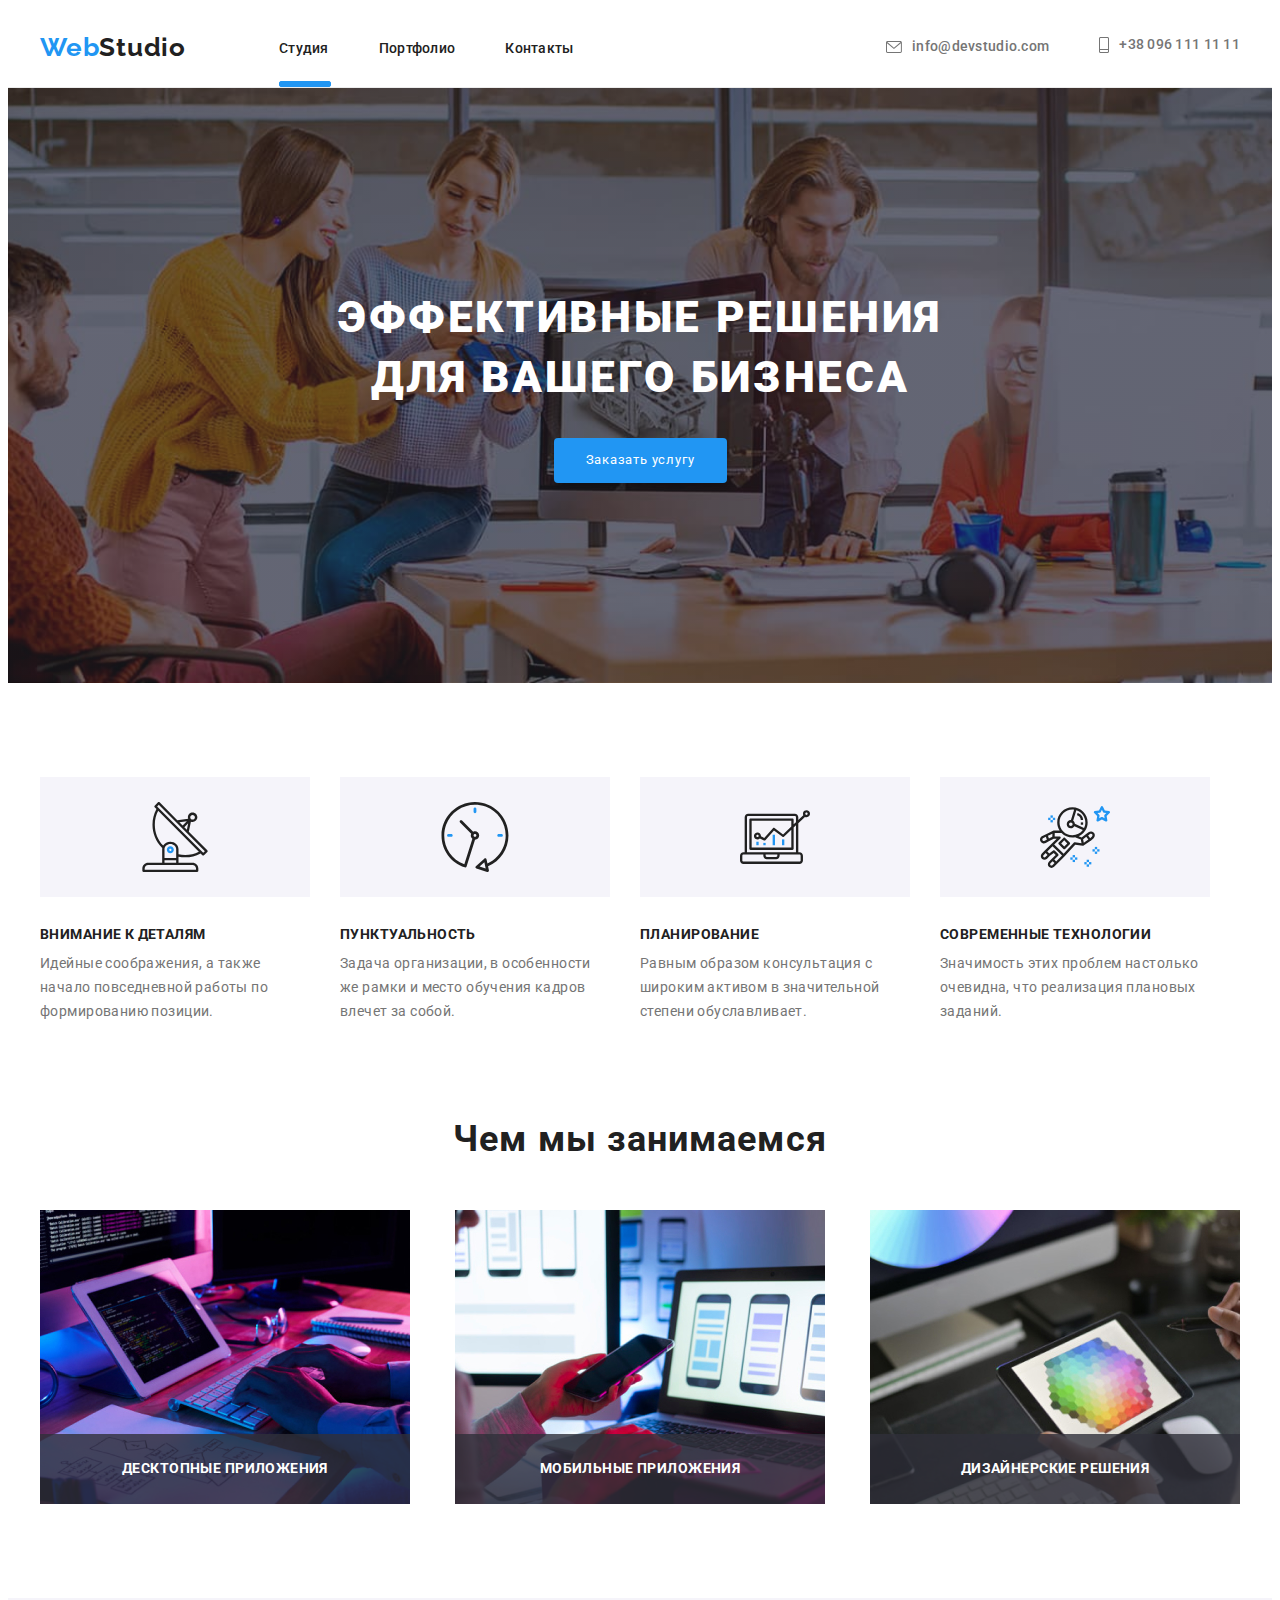
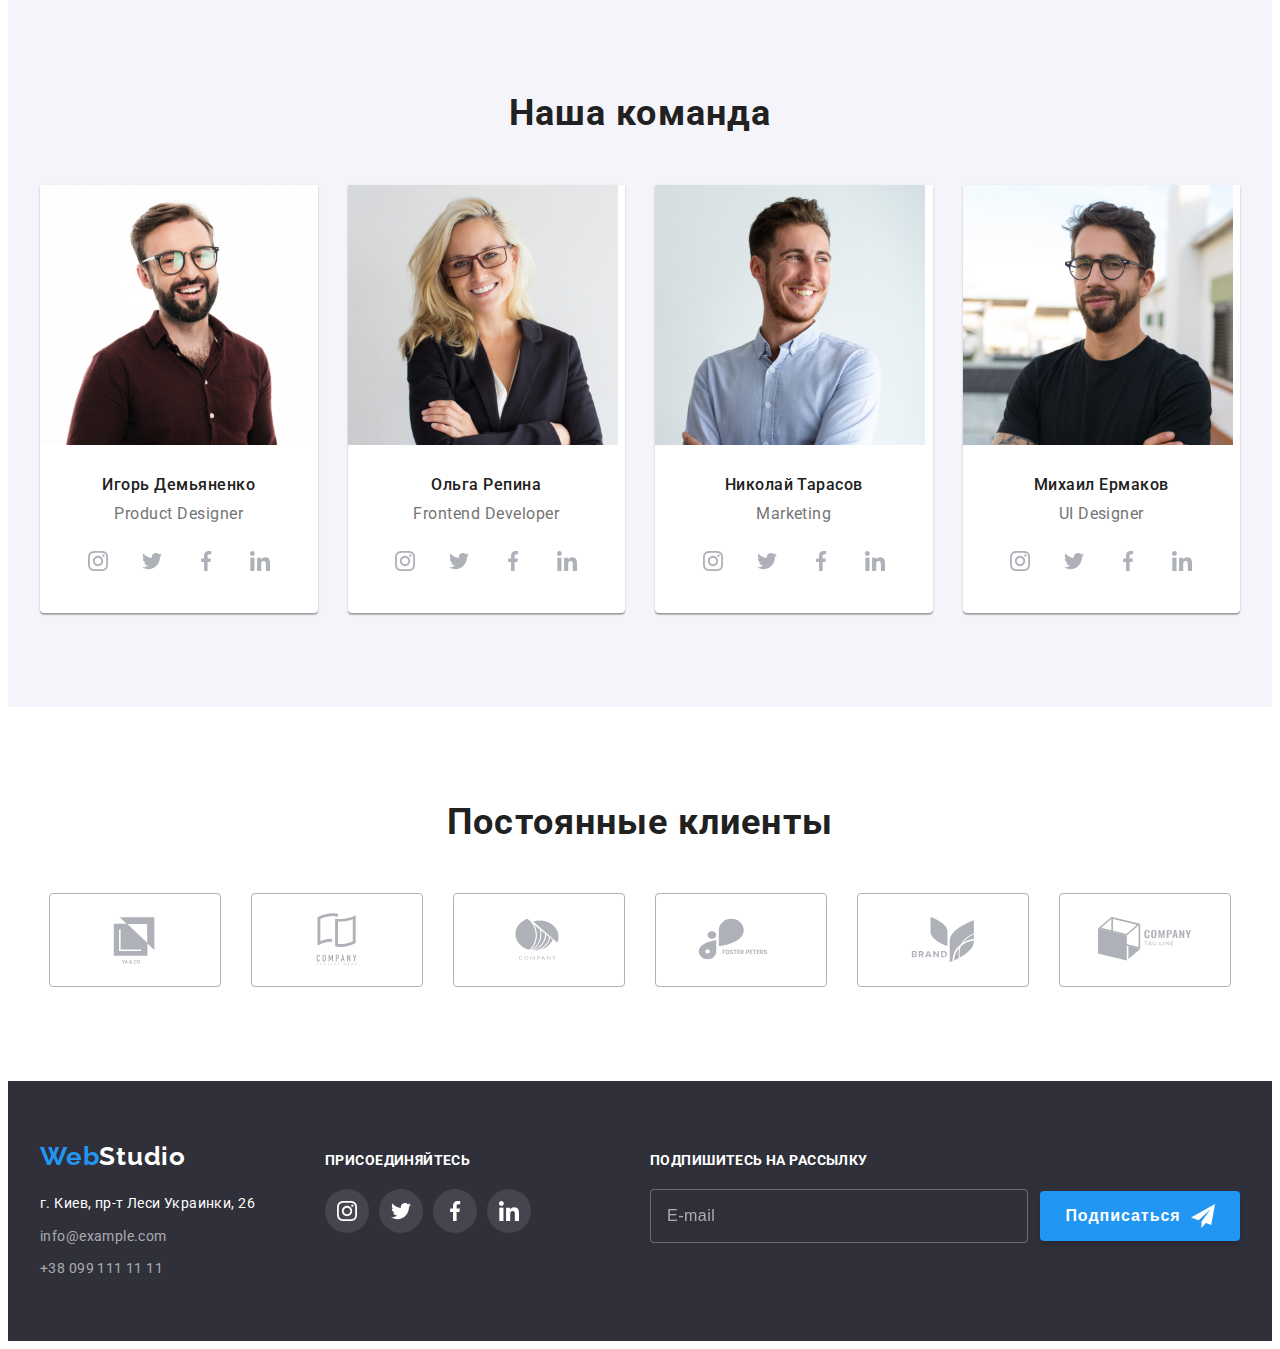
<file: index.html>
<!DOCTYPE html>
<html lang="ru">
<head>
    <meta charset="UTF-8">
    <meta http-equiv="X-UA-Compatible" content="IE=edge">
    <meta name="viewport" content="width=device-width, initial-scale=1.0">
    <title>Document</title>
    <link rel="preconnect" href="https://fonts.googleapis.com">
    <link rel="preconnect" href="https://fonts.gstatic.com" crossorigin>
    <link href="https://fonts.googleapis.com/css2?family=Raleway:wght@700&family=Roboto:wght@400;500;700;900&display=swap" rel="stylesheet">
    <link rel="stylesheet" href="https://cdnjs.cloudflare.com/ajax/libs/modern-normalize/1.1.0/modern-normalize.min.css" integrity="sha512-wpPYUAdjBVSE4KJnH1VR1HeZfpl1ub8YT/NKx4PuQ5NmX2tKuGu6U/JRp5y+Y8XG2tV+wKQpNHVUX03MfMFn9Q==" crossorigin="anonymous" referrerpolicy="no-referrer" />
    <link rel="stylesheet" href="./css/main.min.css">
</head>
<body>

    <!--HEADER-->
    <header class="header">
        <div class="header__container container">
        <a class="logo link" href=""> Web<span class="accent-header">Studio</span></a>
        <nav>
        <ul class="nav-header list">
            <li class="nav-header__item">
            <a class="nav-header__link link nav-header__link--active" href="./index.html">Студия</a>
            </li>
            <li class="nav-header__item">
            <a class="nav-header__link link" href="./portfolio.html">Портфолио</a>
            </li>
            <li class="nav-header__item">
            <a class="nav-header__link link" href="#footer">Контакты</a>
            </li>
        </ul>
        </nav>
        <ul class="contacts list">
            <li class="contacts__item">
            <a class="contacts__link link" href="mailto:info@devstudio.com"> 
                <svg class="contacts__icon" width="16" height="12">
                <use href="./img/sprite.img.svg#icon-mail"></use>
             </svg> info@devstudio.com </a>
            </li>
            <li class="contacts__item">
            <a class="contacts__link link" href="tel:+380961111111"> 
                <svg class="contacts__icon" width="10" height="16">
                <use href="./img/sprite.img.svg#icon-tel"></use>
             </svg>+38 096 111 11 11</a>
            </li>
        </ul>
        </div>
    </header>
    
    <main class="main">

        <!--HERO-->
        <section class="hero">
            <div class="container">
            <h1 class="hero__info">Эффективные решения <br> для вашего бизнеса</h1>
            <button class="hero__button-order" type="button" data-modal-open>Заказать услугу</button>
            </div>
        </section>

        <!--BENEFITS SECTION-->
        <section class="section">
            <div class="container">
            <h2 class="visually-hidden">Наши преймущества</h2>
            <ul class="benefits list">
                <li class="benefits__item">
                    <a class="benefits__icon-link" href="">
                    <svg class="benefits__icon" width="70" height="70">
                        <use href="./img/sprite.img.svg#icon-antenna"></use>
                    </svg>
                    </a>
                    <h3 class="benefits__title">Внимание к деталям</h3>
                    <p class="benefits__text">Идейные соображения, а также начало повседневной работы по формированию позиции.</p>
                </li>
                <li class="benefits__item">
                         <a class="benefits__icon-link" href="">
                        <svg class="benefits__icon" width="70" height="70">
                            <use href="./img/sprite.img.svg#icon-clock"></use>
                        </svg>
                        </a>
                    <h3 class="benefits__title">Пунктуальность</h3>
                    <p class="benefits__text">Задача организации, в особенности же рамки и место обучения кадров влечет за собой.</p>
                </li>
                <li class="benefits__item">
                        <a class="benefits__icon-link" href="">
                        <svg class="benefits__icon" width="70" height="70">
                            <use href="./img/sprite.img.svg#icon-diagram"></use>
                        </svg>
                        </a>
                    <h3 class="benefits__title">Планирование</h3>
                    <p class="benefits__text">Равным образом консультация с широким активом в значительной степени обуславливает.</p>
                </li>
                <li class="benefits__item">
                        <a class="benefits__icon-link" href="">
                        <svg class="benefits__icon" width="70" height="70">
                            <use href="./img/sprite.img.svg#icon-astronaut"></use>
                        </svg>
                        </a>
                    <h3 class="benefits__title">Современные технологии</h3>
                    <p class="benefits__text">Значимость этих проблем настолько очевидна, что реализация плановых заданий.</p>
                </li>
            </ul>
            </div>
            </section>

            <!--WORK SECTION-->
            <section class="section section--no-padding-top">
            <div class="container">
            <h2 class="title">Чем мы занимаемся</h2>
            <ul class="work list">
                <li class="work__item">
                    <img src="./img/what-we-do-1.jpg" alt="работа на ноутбуке" width="370" height="294">
                    <h3 class="work__text">Десктопные приложения</h3>
                </li>
                <li class="work__item">
                    <img src="./img/what-we-do-2.jpg" alt="работа на ноутбуке" width="370" height="294">
                    <h3 class="work__text">Мобильные приложения</h3>
                </li>
                <li class="work__item">
                    <img src="./img/what-we-do-3.jpg" alt="работа на планшете" width="370" height="294">
                    <h3 class="work__text">Дизайнерские решения</h3>
                </li>
            </ul>
            </div>
        </section>

        <!--TEAM SECTION-->
        <section class="section section--background">
            <div class="container">
            <h2 class="title">Наша команда</h2>
            <ul class="team list">
                <li class="team__item">
                    <img class="team__cards" src="./img/igor.jpg" alt="фото Игоря Демьяненко" width="270" height="260">
                    <div class="team__content">
                    <h3 class="team__title">Игорь Демьяненко</h3>
                    <p class="team__text" lang="en">Product Designer</p>
                    <ul class="social-list list">
                        <li class="social-list__item">
                            <a class="social-list__link" href=""> 
                            <svg class="social-list__icon" width="20" height="20">
                                <use href="./img/sprite.img.svg#icon-instagram"></use>
                            </svg>    
                            </a>
                        </li>
                        <li class="social-list__item">
                            <a class="social-list__link" href=""> 
                            <svg class="social-list__icon" width="20" height="20">
                                <use href="./img/sprite.img.svg#icon-twitter"></use>
                            </svg>    
                            </a>
                        </li>
                        <li class="social-list__item">
                            <a class="social-list__link" href=""> 
                            <svg class="social-list__icon" width="20" height="20">
                                <use href="./img/sprite.img.svg#icon-facebook"></use>
                            </svg>    
                            </a>
                        </li>
                        <li class="social-list__item">
                            <a class="social-list__link" href=""> 
                            <svg class="social-list__icon" width="20" height="20">
                                <use href="./img/sprite.img.svg#icon-linkedin"></use>
                            </svg>    
                            </a>
                        </li>
                    </ul>  
                    </div>              
                </li>
                <li class="team__item">
                    <img class="team__cards" src="./img/olga.jpg" alt="фото Ольги Репина" width="270" height="260">
                    <div class="team__content">
                    <h3 class="team__title">Ольга Репина</h3>
                    <p class="team__text" lang="en">Frontend Developer</p>
                    <ul class="social-list list">
                        <li class="social-list__item">
                            <a class="social-list__link" href=""> 
                            <svg class="social-list__icon" width="20" height="20">
                                <use href="./img/sprite.img.svg#icon-instagram"></use>
                            </svg>    
                            </a>
                        </li>
                        <li class="social-list__item">
                            <a class="social-list__link" href=""> 
                            <svg class="social-list__icon" width="20" height="20">
                                <use href="./img/sprite.img.svg#icon-twitter"></use>
                            </svg>    
                            </a>
                        </li>
                        <li class="social-list__item">
                            <a class="social-list__link" href=""> 
                            <svg class="social-list__icon" width="20" height="20">
                                <use href="./img/sprite.img.svg#icon-facebook"></use>
                            </svg>    
                            </a>
                        </li>
                        <li class="social-list__item">
                            <a class="social-list__link" href=""> 
                            <svg class="social-list__icon" width="20" height="20">
                                <use href="./img/sprite.img.svg#icon-linkedin"></use>
                            </svg>    
                            </a>
                        </li>
                    </ul>  
                    </div>
                </li>
                <li class="team__item">
                    <img class="team__cards" src="./img/nikolay.jpg" alt="фото Николая Тарасова" width="270" height="260">
                    <div class="team__content">
                    <h3 class="team__title">Николай Тарасов</h3>
                    <p class="team__text" lang="en">Marketing</p>
                    <ul class="social-list list">
                        <li class="social-list__item">
                            <a class="social-list__link" href=""> 
                            <svg class="social-list__icon" width="20" height="20">
                                <use href="./img/sprite.img.svg#icon-instagram"></use>
                            </svg>    
                            </a>
                        </li>
                        <li class="social-list__item">
                            <a class="social-list__link" href=""> 
                            <svg class="social-list__icon" width="20" height="20">
                                <use href="./img/sprite.img.svg#icon-twitter"></use>
                            </svg>    
                            </a>
                        </li>
                        <li class="social-list__item">
                            <a class="social-list__link" href=""> 
                            <svg class="social-list__icon" width="20" height="20">
                                <use href="./img/sprite.img.svg#icon-facebook"></use>
                            </svg>    
                            </a>
                        </li>
                        <li class="social-list__item">
                            <a class="social-list__link" href=""> 
                            <svg class="social-list__icon" width="20" height="20">
                                <use href="./img/sprite.img.svg#icon-linkedin"></use>
                            </svg>    
                            </a>
                        </li>
                    </ul>  
                    </div>
                </li>
                <li class="team__item">
                    <img class="team__cards" src="./img/mykhail.jpg" alt="фото Михаила Ермакова" width="270" height="260">
                    <div class="team__content">
                    <h3 class="team__title">Михаил Ермаков</h3>
                    <p class="team__text" lang="en">UI Designer</p>
                    <ul class="social-list list">
                        <li class="social-list__item">
                            <a class="social-list__link" href=""> 
                            <svg class="social-list__icon" width="20" height="20">
                                <use href="./img/sprite.img.svg#icon-instagram"></use>
                            </svg>    
                            </a>
                        </li>
                        <li class="social-list__item">
                            <a class="social-list__link" href=""> 
                            <svg class="social-list__icon" width="20" height="20">
                                <use href="./img/sprite.img.svg#icon-twitter"></use>
                            </svg>    
                            </a>
                        </li>
                        <li class="social-list__item">
                            <a class="social-list__link" href=""> 
                            <svg class="social-list__icon" width="20" height="20">
                                <use href="./img/sprite.img.svg#icon-facebook"></use>
                            </svg>    
                            </a>
                        </li>
                        <li class="social-list__item">
                            <a class="social-list__link" href=""> 
                            <svg class="social-list__icon" width="20" height="20" >
                                <use href="./img/sprite.img.svg#icon-linkedin"></use>
                            </svg>    
                            </a>
                        </li>
                    </ul>  
                    </div> 
                </li>
            </ul>
            </div>
        </section>

         <!--PARTNERS SECTION-->
        <section class="section">
            <div class="container">
            <h2 class="title">Постоянные клиенты</h2>
            <div class="partners__logo">
            <ul class="partners list">
                <li class="partners__item">
                    <a class="partners__link" href="">
                    <svg class="partners__icon">
                     <use href="./img/sprite.img.svg#icon-logo" width="106" height="60"></use>
                    </svg>
                    </a>
                </li>
                <li class="partners__item">
                    <a class="partners__link" href="">
                    <svg class="partners__icon">
                     <use href="./img/sprite.img.svg#icon-logo-1" width="106" height="60"></use>
                    </svg>
                    </a>
                </li>
                <li class="partners__item">
                    <a class="partners__link" href="">
                    <svg class="partners__icon">
                     <use href="./img/sprite.img.svg#icon-logo-2" width="106" height="60"></use>
                    </svg>
                    </a>
                </li>
                <li class="partners__item">
                    <a class="partners__link" href="">
                    <svg class="partners__icon">
                     <use href="./img/sprite.img.svg#icon-logo-3" width="106" height="60"></use>
                    </svg>
                    </a>
                </li>
                <li class="partners__item">
                    <a class="partners__link" href="">
                    <svg class="partners__icon">
                     <use href="./img/sprite.img.svg#icon-logo-4" width="106" height="60"></use>
                    </svg>
                    </a>
                </li>
                <li class="partners__item">
                    <a class="partners__link" href="">
                    <svg class="partners__icon">
                     <use href="./img/sprite.img.svg#icon-logo-5" width="106" height="60"></use>
                    </svg>
                    </a>
                </li>
            </ul>
            </div>
            </div>
        </section>
    </main> 

     <!--FOOTER-->
   <footer id="footer" class="footer">
    <div class="footer__container container">
    <div class="footer-address">
    <a class="logo-footer link" href=""> Web<span class="accent-footer">Studio</span></a>
    <address class="address">
    <ul class="list">
        <li class="address__item">
           <a class="address__contact link" href="https://goo.gl/maps/YGhkDUUz3P9HgMRr5" target="__blank" rel="noopener noreferrer"> г. Киев, пр-т Леси Украинки, 26</a>
        </li>
        <li class="address__item">
            <a class="address__mail link" href="mailto:info@example.com">info@example.com</a>
        </li>
        <li class="address__item">
            <a class="address__tel link" href="tel:+380991111111">+38 099 111 11 11</a>
        </li>
    </ul>
    </address>
    </div>
    <div class="footer-join">
        <h2 class="footer__title">присоединяйтесь</h2>
        <ul class="footer-social list">
            <li class="footer-social__item">
                <a class="footer-social__link" href=""> 
                <svg class="footer-social__icon" width="20" height="20">
                    <use href="./img/sprite.img.svg#icon-instagram"></use>
                </svg>    
                </a>
            </li>
            <li class="footer-social__item">
                <a class="footer-social__link" href=""> 
                <svg class="footer-social__icon" width="20" height="20">
                    <use href="./img/sprite.img.svg#icon-twitter"></use>
                </svg>    
                </a>
            </li>
            <li class="footer-social__item">
                <a class="footer-social__link" href=""> 
                <svg class="footer-social__icon" width="20" height="20">
                    <use href="./img/sprite.img.svg#icon-facebook"></use>
                </svg>    
                </a>
            </li>
            <li class="footer-social__item">
                <a class="footer-social__link" href=""> 
                <svg class="footer-social__icon" width="20" height="20">
                    <use href="./img/sprite.img.svg#icon-linkedin"></use>
                </svg>    
                </a>
            </li>
        </ul>  
    </div>
    <form class="footer-form">
        <b class="footer-form__sign">Подпишитесь на рассылку</b>
        <div class="footer-form__wrapper">
        <label class="footer-form__label">
            <input class="footer-form__input" type="email" name="email" placeholder="E-mail">
        </label>
        <div class="footer-button">
        <button class="footer-button__submit" type="submit">Подписаться 
            <svg class="footer-button__icon" width="24" height="24">
            <use href="./img/sprite.img.svg#icon-send"></use>
        </svg> 
        </button>
        </div>  
        </div>
    </form>
    </div>
</footer>

<div class="backdrop is-hidden" data-modal>
    <div class="modal">
        <button type="button" class="modal-button-close" data-modal-close>
            <svg class="modal__icon" width="11" height="11">
                <use href="./img/sprite.img.svg#icon-vector"></use>
            </svg>
        </button>
        <form class="modal-form">
            <p class="modal-form__hidden">Оставьте свои данные, мы вам перезвоним</p>
            <label class="modal-form__label">
                <span class="modal-form__name">Имя</span>
                <span class="modal-form__input-wrapper">
                    <input class="modal-form__input" type="text" name="name" required>
                    <svg class="modal-form__icon" width="18" height="18">
                        <use href="./img/sprite.img.svg#icon-person-modal"></use>
                    </svg>
                </span>
            </label>
            <label class="modal-form__label">
                <span class="modal-form__name">Телефон</span> 
                <span class="modal-form__input-wrapper">
                    <input class="modal-form__input" type="tel" name="tel">
                    <svg class="modal-form__icon" width="18" height="18">
                        <use href="./img/sprite.img.svg#icon-phone-modal"></use>
                    </svg>
                </span>
            </label>
            <label class="modal-form__label">
                <span class="modal-form__name">Почта</span> 
                <span class="modal-form__input-wrapper">
                    <input class="modal-form__input" type="email" name="email">
                    <svg class="modal-form__icon" width="18" height="18">
                        <use href="./img/sprite.img.svg#icon-email-modal" ></use>
                    </svg>
                </span>
            </label>
            <label class="modal-form__label">
                <span class="modal-form__name">Комментарий</span>
            <textarea class="modal-form__textarea" name="comments" placeholder="Введите текст"></textarea>
            </label>

            <div class="modal-form-checkbox-wrapper">
                <input class="modal-form-checkbox visually-hidden" type="checkbox" name="accept__policy" id="policy-checkbox" required>
                <label class="modal-form-checkbox__label" for="policy-checkbox">Соглашаюсь с рассылкой и принимаю&nbsp; 
                    <a class="modal-form-checkbox__label-policy" href="">Условия договора</a></label>
            </div>

            <button class="modal-button-submit" type="submit">Отправить</button>
        </form> 
    </div>
</div>

<script src="./js/modal.js"></script>
</body>
</html>
</file>
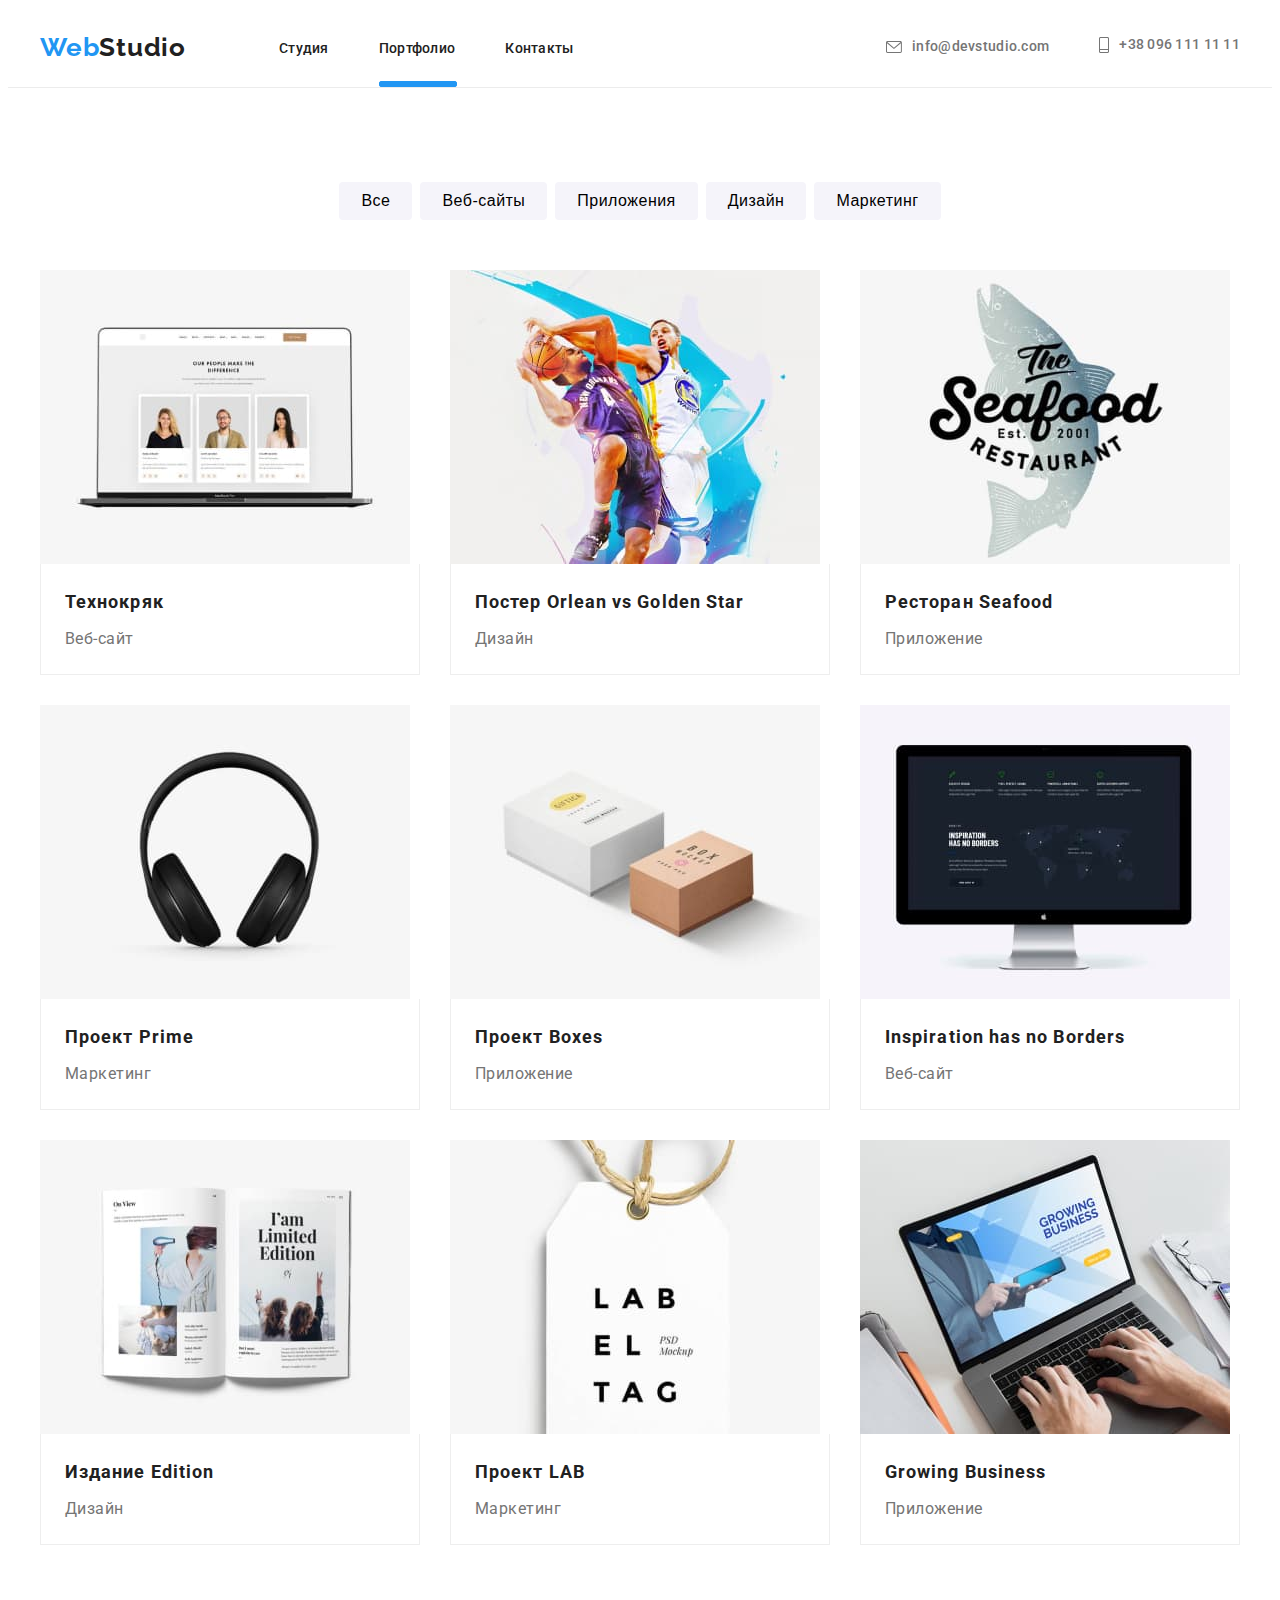
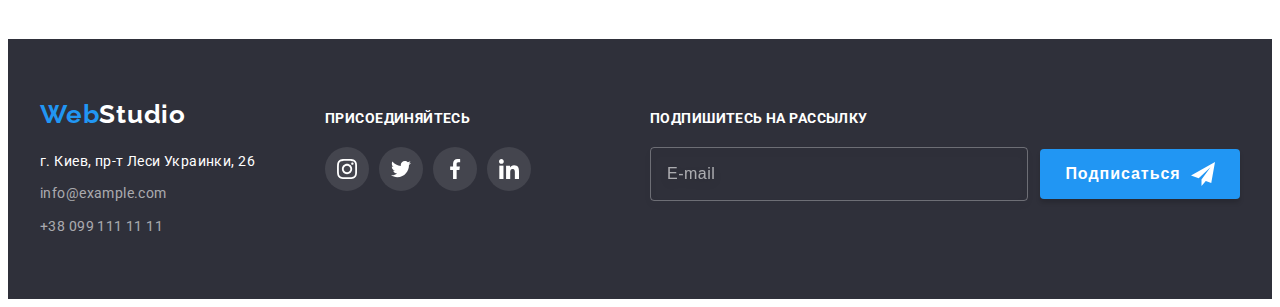
<file: portfolio.html>
<!DOCTYPE html>
<html lang="ru">
<head>
    <meta charset="UTF-8">
    <meta http-equiv="X-UA-Compatible" content="IE=edge">
    <meta name="viewport" content="width=device-width, initial-scale=1.0">
    <title>Document</title>
    <link rel="preconnect" href="https://fonts.googleapis.com">
    <link rel="preconnect" href="https://fonts.gstatic.com" crossorigin>
    <link href="https://fonts.googleapis.com/css2?family=Raleway:wght@700&family=Roboto:wght@400;500;700;900&display=swap" rel="stylesheet">
    <link rel="stylesheet" href="https://cdnjs.cloudflare.com/ajax/libs/modern-normalize/1.1.0/modern-normalize.min.css" integrity="sha512-wpPYUAdjBVSE4KJnH1VR1HeZfpl1ub8YT/NKx4PuQ5NmX2tKuGu6U/JRp5y+Y8XG2tV+wKQpNHVUX03MfMFn9Q==" crossorigin="anonymous" referrerpolicy="no-referrer" />
    <link rel="stylesheet" href="./css/main.min.css">
</head>
<body>

    <!--HEADER-->
    <header class="header">
        <div class="header__container container">
        <a class="logo link" href=""> Web<span class="accent-header">Studio</span></a>
        <nav>
        <ul class="nav-header list">
            <li class="nav-header__item">
            <a class="nav-header__link link" href="./index.html">Студия</a>
            </li>
            <li class="nav-header__item">
            <a class="nav-header__link link nav-header__link--active" href="./portfolio.html">Портфолио</a>
            </li>
            <li class="nav-header__item">
            <a class="nav-header__link link" href="#footer">Контакты</a>
            </li>
        </ul>
        </nav>
        <ul class="contacts list">
            <li class="contacts__item">
            <a class="contacts__link link" href="mailto:info@devstudio.com"> 
                <svg class="contacts__icon" width="16" height="12">
                <use href="./img/sprite.img.svg#icon-mail"></use>
             </svg> info@devstudio.com </a>
            </li>
            <li class="contacts__item">
            <a class="contacts__link link" href="tel:+380961111111"> 
                <svg class="contacts__icon" width="10" height="16">
                <use href="./img/sprite.img.svg#icon-tel"></use>
             </svg>+38 096 111 11 11</a>
            </li>
        </ul>
        </div>
    </header>

    <main class="main">
    <!--PORTFOLIO-->
        <section class="section">
        <div class="container">
                <h1 class="visually-hidden"> Портфолио </h1>
                <ul class="portfolio-button list">
                    <li class="portfolio-button__item"> 
                        <button class="portfolio-button__nav" type="button"> Все </button> </li>
                    <li class="portfolio-button__item"> 
                        <button class="portfolio-button__nav" type="button"> Веб-сайты </button> </li>
                    <li class="portfolio-button__item"> 
                        <button class="portfolio-button__nav" type="button"> Приложения </button> </li>
                    <li class="portfolio-button__item">
                        <button class="portfolio-button__nav" type="button"> Дизайн </button> </li>
                    <li class="portfolio-button__item"> 
                        <button class="portfolio-button__nav" type="button"> Маркетинг </button> </li>   
                </ul>

        <ul class="portfolio list">
            <li class="portfolio__item">
                <a class="portfolio__link link" href="">
                <div class="portfolio__img__overlay">
                <img class="portfolio__cards" src="./img/portfolio-1.jpg" alt="технокряк" width="370" height="294">
                <p class="portfolio__overlay">Ресурс предлагает комплексные предложения с разным уровнем функционала и сервисов. Все это позволит посетителю получить исчерпывающие сведения о компании или частном лице.</p>    
                </div>
                <div class="portfolio__content">
                <h2 class="portfolio__title">Технокряк</h2>
                <p class="portfolio__text">Веб-сайт</p>
                </div>
                </a>
            </li>
            <li class="portfolio__item">
                <a class="portfolio__link link" href="">
                <div class="portfolio__img__overlay">
                <img class="portfolio__cards" src="./img/portfolio-2.jpg" alt="постер" width="370" height="294">
                <p class="portfolio__overlay">Ресурс предлагает комплексные предложения с разным уровнем функционала и сервисов. Все это позволит посетителю получить исчерпывающие сведения о компании или частном лице.</p>
                </div>
                <div class="portfolio__content">
                <h2 class="portfolio__title">Постер <span lang="en">Orlean vs Golden Star</span> </h2>
                <p class="portfolio__text">Дизайн</p>
                </div>
                </a>
            </li>
            <li class="portfolio__item">
                <a class="portfolio__link link" href="">
                <div class="portfolio__img__overlay">
                <img class="portfolio__cards" src="./img/portfolio-3.jpg" alt="проект" width="370" height="294">
                <p class="portfolio__overlay">Ресурс предлагает комплексные предложения с разным уровнем функционала и сервисов. Все это позволит посетителю получить исчерпывающие сведения о компании или частном лице.</p>
                </div>
                <div class="portfolio__content">
                <h2 class="portfolio__title">Ресторан <span lang="en">Seafood</span></h2>
                <p class="portfolio__text">Приложение</p>
                </div>
                </a>
            </li>
            <li class="portfolio__item">
                <a class="portfolio__link link" href="">
                <div class="portfolio__img__overlay">
                <img class="portfolio__cards" src="./img/portfolio-4.jpg" alt="проект" width="370" height="294">
                <p class="portfolio__overlay">Ресурс предлагает комплексные предложения с разным уровнем функционала и сервисов. Все это позволит посетителю получить исчерпывающие сведения о компании или частном лице.</p>
                </div>
                <div class="portfolio__content">
                <h2 class="portfolio__title">Проект <span lang="en">Prime</span></h2>
                <p class="portfolio__text">Маркетинг</p>
                </div>
                </a>
            </li>
            <li class="portfolio__item">
                <a class="portfolio__link link" href="">
                <div class="portfolio__img__overlay">
                <img class="portfolio__cards" src="./img/portfolio-5.jpg" alt="проект" width="370" height="294">
                <p class="portfolio__overlay">Ресурс предлагает комплексные предложения с разным уровнем функционала и сервисов. Все это позволит посетителю получить исчерпывающие сведения о компании или частном лице.</p>
                </div>
                <div class="portfolio__content">
                <h2 class="portfolio__title">Проект <span lang="en">Boxes</span></h2>
                <p class="portfolio__text">Приложение</p>
                </div>
                </a>
            </li>
            <li class="portfolio__item">
                <a class="portfolio__link link" href="">
                <div class="portfolio__img__overlay">
                <img class="portfolio__cards" src="./img/portfolio-6.jpg" alt="вдохновение" width="370" height="294">
                <p class="portfolio__overlay">Ресурс предлагает комплексные предложения с разным уровнем функционала и сервисов. Все это позволит посетителю получить исчерпывающие сведения о компании или частном лице.</p>
                </div>
                <div class="portfolio__content">
                <h2 class="portfolio__title" lang="en">Inspiration has no Borders</h2>
                <p class="portfolio__text">Веб-сайт</p>
                </div>
                </a>
            </li>
            <li class="portfolio__item">
                <a class="portfolio__link link" href="">
                <div class="portfolio__img__overlay">
                <img class="portfolio__cards" src="./img/portfolio-7.jpg" alt="издание" width="370" height="294">
                <p class="portfolio__overlay">Ресурс предлагает комплексные предложения с разным уровнем функционала и сервисов. Все это позволит посетителю получить исчерпывающие сведения о компании или частном лице.</p>
                </div>
                <div class="portfolio__content">
                <h2 class="portfolio__title">Издание <span lang="en">Edition</span></h2>
                <p class="portfolio__text">Дизайн</p>
                </div>
                </a>
            </li>
            <li class="portfolio__item">
                <a class="portfolio__link link" href="">
                <div class="portfolio__img__overlay">
                <img class="portfolio__cards" src="./img/portfolio-8.jpg" alt="проект" width="370" height="294">
                <p class="portfolio__overlay">Ресурс предлагает комплексные предложения с разным уровнем функционала и сервисов. Все это позволит посетителю получить исчерпывающие сведения о компании или частном лице.</p>
                </div>
                <div class="portfolio__content">
                <h2 class="portfolio__title">Проект <span lang="en">LAB</span></h2>
                <p class="portfolio__text">Маркетинг</p>
                </div>
                </a>
            </li>
            <li class="portfolio__item">
                <a class="portfolio__link link" href="">
                <div class="portfolio__img__overlay">
                <img class="portfolio__cards" src="./img/portfolio-9.jpg" alt="рост бизнеса" width="370" height="294">
                <p class="portfolio__overlay">Ресурс предлагает комплексные предложения с разным уровнем функционала и сервисов. Все это позволит посетителю получить исчерпывающие сведения о компании или частном лице.</p>
                </div>
                <div class="portfolio__content">
                <h2 class="portfolio__title" lang="en">Growing Business</h2>
                <p class="portfolio__text">Приложение</p>
                </div>
                </a>
            </li>
        </ul>
        </section>   
        </div> 
    </main>

   <!--FOOTER-->
   <footer id="footer" class="footer">
    <div class="footer__container container">
    <div class="footer-address">
    <a class="logo-footer link" href=""> Web<span class="accent-footer">Studio</span></a>
    <address class="address">
    <ul class="list">
        <li class="address__item">
           <a class="address__contact link" href="https://goo.gl/maps/YGhkDUUz3P9HgMRr5" target="__blank" rel="noopener noreferrer"> г. Киев, пр-т Леси Украинки, 26</a>
        </li>
        <li class="address__item">
            <a class="address__mail link" href="mailto:info@example.com">info@example.com</a>
        </li>
        <li class="address__item">
            <a class="address__tel link" href="tel:+380991111111">+38 099 111 11 11</a>
        </li>
    </ul>
    </address>
    </div>
    <div class="footer-join">
        <h2 class="footer__title">присоединяйтесь</h2>
        <ul class="footer-social list">
            <li class="footer-social__item">
                <a class="footer-social__link" href=""> 
                <svg class="footer-social__icon" width="20" height="20">
                    <use href="./img/sprite.img.svg#icon-instagram"></use>
                </svg>    
                </a>
            </li>
            <li class="footer-social__item">
                <a class="footer-social__link" href=""> 
                <svg class="footer-social__icon" width="20" height="20">
                    <use href="./img/sprite.img.svg#icon-twitter"></use>
                </svg>    
                </a>
            </li>
            <li class="footer-social__item">
                <a class="footer-social__link" href=""> 
                <svg class="footer-social__icon" width="20" height="20">
                    <use href="./img/sprite.img.svg#icon-facebook"></use>
                </svg>    
                </a>
            </li>
            <li class="footer-social__item">
                <a class="footer-social__link" href=""> 
                <svg class="footer-social__icon" width="20" height="20">
                    <use href="./img/sprite.img.svg#icon-linkedin"></use>
                </svg>    
                </a>
            </li>
        </ul>  
    </div>
    <form class="footer-form">
        <b class="footer-form__sign">Подпишитесь на рассылку</b>
        <div class="footer-form__wrapper">
        <label class="footer-form__label">
            <input class="footer-form__input" type="email" name="email" placeholder="E-mail">
        </label>
        <div class="footer-button">
        <button class="footer-button__submit" type="submit">Подписаться 
            <svg class="footer-button__icon" width="24" height="24">
            <use href="./img/sprite.img.svg#icon-send"></use>
        </svg> 
        </button>
        </div>  
        </div>
    </form>
    </div>
</footer>

</body>
</html>
</file>
<file: css/main.min.css>
:root{--accent-color: #2196f3;--primery-font-family: 'Roboto', sans-serif;--second-font-family: 'Raleway', sans-serif;--primery-text-color: #212121;--second-text-color: #757575;--primery-background-font: #E5E5E5;--second-background-font: #F5F4FA}.visually-hidden{position:absolute;width:1px;height:1px;margin:-1px;padding:0;overflow:hidden;border:0;clip:rect(0 0 0 0)}body{font-family:var(--primery-font-family);color:var(--primery-text-color)}h1,h2,h3,h4,p{margin-top:0;margin-bottom:0}ul,ol{margin-top:0;margin-bottom:0;padding-left:0}img{display:block}.list{list-style:none}.link{text-decoration:none}.section{padding-top:94px;padding-bottom:94px}.container{width:1200px;padding-left:15px;padding-right:15px;margin-left:auto;margin-right:auto}.title{font-weight:700;font-size:36px;line-height:1.17;text-align:center;letter-spacing:0.03em;margin-bottom:50px}.backdrop{position:fixed;top:0;left:0;width:100vw;height:100vh;background-color:rgba(0,0,0,0.2);transition:opacity 250ms cubic-bezier(0.4, 0, 0.2, 1),visibility 250ms cubic-bezier(0.4, 0, 0.2, 1)}.backdrop.is-hidden{opacity:0;visibility:hidden;pointer-events:none}.modal{position:absolute;top:50%;left:50%;transform:translate(-50%, -50%);width:528px;height:580px;background:#FFFFFF;box-shadow:0px 1px 3px rgba(0,0,0,0.12),0px 1px 1px rgba(0,0,0,0.14),0px 2px 1px rgba(0,0,0,0.2);border-radius:4px;padding:40px}.modal-button-close{position:absolute;top:8px;right:8px;width:30px;height:30px;display:flex;justify-content:center;align-items:center;border-radius:50%;background:#FFFFFF;border:1px solid rgba(0,0,0,0.1);padding:0;cursor:pointer}.modal-button-close:focus{border-color:var(--accent-color)}.modal-button-close:focus .modal__icon{fill:var(--accent-color)}.modal-form{display:block}.modal-form__hidden{font-weight:700;font-size:20px;line-height:1.15;text-align:center;letter-spacing:0.03em;margin-bottom:12px}.modal-form__label{display:block;margin-bottom:10px}.modal-form__label:last-child{margin-bottom:0px}.modal-form__name{font-size:12px;line-height:1.16;letter-spacing:0.01em;color:var(--second-text-color)}.modal-form__input{width:100%;height:40px;border:1px solid rgba(33,33,33,0.2);border-radius:4px;padding-left:42px;cursor:pointer;transition:border-color 250ms cubic-bezier(0.4, 0, 0.2, 1)}.modal-form__input:focus{outline:none;border-color:var(--accent-color)}.modal-form__textarea{display:block;width:100%;height:120px;border:1px solid rgba(33,33,33,0.2);border-radius:4px;padding:12px 16px;margin-top:4px;resize:none;font-size:14px;line-height:1.14;letter-spacing:0.01em;cursor:pointer;transition:border-color 250ms cubic-bezier(0.4, 0, 0.2, 1)}.modal-form__textarea:focus{outline:none;border-color:var(--accent-color)}.modal-form__textarea::placeholder{font-size:12px;line-height:1.16;letter-spacing:0.01em;color:rgba(117,117,117,0.5)}.modal-form__input-wrapper{position:relative;display:block;margin-top:4px}.modal-form__icon{position:absolute;top:11px;left:12px;cursor:pointer;transition:fill 250ms cubic-bezier(0.4, 0, 0.2, 1)}.modal-form__input:focus+.modal-form__icon{fill:var(--accent-color)}.modal-form-checkbox-wrapper{margin-top:20px}.modal-form-checkbox__label{font-size:14px;line-height:1.71;letter-spacing:0.03em;color:var(--second-text-color)}.modal-button-submit{display:block;margin-left:auto;margin-right:auto;margin-top:30px;font-weight:700;font-size:16px;line-height:1.88;letter-spacing:0.06em;color:#FFFFFF;width:200px;height:50px;left:700px;top:712px;border:none;background:#2196F3;box-shadow:0px 4px 4px rgba(0,0,0,0.15);border-radius:4px}.modal-form-checkbox__label{display:flex;align-items:center;justify-content:center;font-size:14px;line-height:1.71;letter-spacing:0.03em;color:var(--second-text-color)}.modal-form-checkbox__label::before{display:inline-block;width:16px;height:15px;border:2px solid #212121;border-radius:2px;content:' ';cursor:pointer;margin-right:8px}.modal-form-checkbox:checked+.modal-form-checkbox__label::before{background-image:url("../img/icon-check.svg");background-repeat:no-repeat;background-size:contain;border:var(--accent-color)}.modal-form-checkbox:focus+.modal-form-checkbox__label::before{outline:2px solid var(--accent-color)}.modal-form-checkbox__label-policy{color:var(--accent-color)}.modal-form-checkbox{transition:outline 250mx cubic-bezier(0.4, 0, 0.2, 1)}.header{padding-top:24px;padding-bottom:24px;border-bottom:1px solid #ECECEC;background-color:#FFFFFF}.nav-header__link--active{color:var(--accent-color);position:relative}.nav-header__link--active::after{content:"";position:absolute;border:1px solid var(--accent-color);border-radius:2px;background-color:var(--accent-color);width:100%;height:4px;display:flex;left:0;bottom:-31px}.logo{font-family:var(--second-font-family);font-weight:700;font-size:26px;line-height:1.19;letter-spacing:0.03em;color:var(--accent-color);padding-left:0;margin-right:93px}.accent-header{color:var(--primery-text-color)}.nav-header__link{font-weight:500;font-size:14px;line-height:1.14;letter-spacing:0.02em;color:inherit;transition:color 250ms cubic-bezier(0.4, 0, 0.2, 1)}.nav-header__link:hover,.nav-header__link:focus{color:var(--accent-color)}.header__container{display:flex;align-items:center}.nav-header{display:flex;align-items:center}.contacts-item{display:flex;justify-content:center;align-items:center}.contacts__link{display:inline-flex;align-items:center;font-weight:500;font-size:14px;line-height:1.14;letter-spacing:0.02em;color:var(--second-text-color);transition:color 250ms cubic-bezier(0.4, 0, 0.2, 1)}.contacts__link:hover,.contacts__link:focus{color:var(--accent-color)}.contacts{display:flex;align-items:center;margin-left:auto}.nav-header__item:not(:last-child){margin-right:50px}.contacts__item:not(:last-child){margin-right:50px}.contacts__icon{margin-right:10px;fill:var(--second-text-color);transition:fill 250ms cubic-bezier(0.4, 0, 0.2, 1)}.contacts__link:hover .contacts__icon,.contacts__link:focus .contacts__icon{fill:var(--accent-color)}.hero{background-image:linear-gradient(rgba(47,48,58,0.4), rgba(47,48,58,0.4)),url("../img/hero-photo.jpg");background-size:cover;background-position:center;background-repeat:no-repeat;background-color:#C4C4C4;padding:200px 0px;max-width:1600px;margin-right:auto;margin-left:auto}.hero__info{font-weight:900;font-size:44px;line-height:1.36;text-align:center;letter-spacing:0.06em;text-transform:uppercase;color:#FFFFFF}.hero__button-order{font-family:var(--primery-font-family);padding:10px 32px;line-height:1.87;display:flex;align-items:center;text-align:center;letter-spacing:0.06em;color:#FFFFFF;background:var(--accent-color);box-shadow:0px 4px 4px rgba(0,0,0,0.15);border-radius:4px;border:transparent;cursor:pointer;margin-top:30px;margin-right:auto;margin-left:auto}.benefits{display:flex;align-content:center}.benefits__item:not(:last-child){margin-right:30px}.benefits__icon-link{display:flex;align-items:center;justify-content:center;width:270px;height:120px;background-color:var(--second-background-font);margin-bottom:30px}.benefits__title{font-weight:700;font-size:14px;line-height:1.14;letter-spacing:0.03em;text-transform:uppercase;margin-bottom:10px;width:270px}.benefits__text{font-size:14px;line-height:1.71;letter-spacing:0.03em;color:var(--second-text-color);width:270px}.section--no-padding-top{padding-top:0px;align-content:center}.work{display:flex;justify-content:space-between}.work__item>img{max-width:100%;height:auto}.work__item{position:relative}.work__text{position:absolute;bottom:0;display:flex;align-items:center;justify-content:center;background-color:rgba(47,48,58,0.8);width:100%;height:70px;font-weight:700;font-size:14px;line-height:1.14;letter-spacing:0.03em;text-transform:uppercase;color:#FFFFFF}.section--background{background:var(--second-background-font);align-content:center}.team__title{font-weight:500;font-size:16px;line-height:1.19;text-align:center;letter-spacing:0.03em}.team__text{font-size:16px;line-height:1.19;text-align:center;letter-spacing:0.03em;color:var(--second-text-color);margin-top:10px}.team{display:flex;margin-left:-30px;margin-top:-30px}.team__item{margin-left:30px;margin-top:30px;flex-basis:calc((100% - 120px) / 4);background-color:#FFFFFF;box-shadow:0px 1px 3px rgba(0,0,0,0.12),0px 1px 1px rgba(0,0,0,0.14),0px 2px 1px rgba(0,0,0,0.2);border-radius:0px 0px 4px 4px}.team__content{padding-top:30px;padding-bottom:30px}.social-list__link{display:flex;align-items:center;justify-content:center;width:44px;height:44px;border-radius:50%;transition:background-color 250ms cubic-bezier(0.4, 0, 0.2, 1)}.social-list__link:hover,.social-list__link:focus{background-color:var(--accent-color)}.social-list{display:flex;justify-content:center;margin-top:16px}.social-list__icon{fill:#AFB1B8;transition:fill 250ms cubic-bezier(0.4, 0, 0.2, 1)}.social-list__link:hover .social-list__icon,.social-list__link:focus .social-list__icon{fill:#FFFFFF}.social-list__item:not(:last-child){margin-right:10px}.partners{display:flex;justify-content:center}.partners__link{display:flex;justify-content:center;align-items:center;border:1px solid #AFB1B8;border-radius:4px;width:170px;height:92px;padding:0px;transition:border-color 250ms cubic-bezier(0.4, 0, 0.2, 1)}.partners__link:hover,.partners__link:focus{border-color:var(--accent-color)}.partners__item:not(:last-child){margin-right:30px}.partners__icon{width:106px;height:60px;background-size:contain;fill:#AFB1B8;transition:fill 250ms cubic-bezier(0.4, 0, 0.2, 1)}.partners__link:hover .partners__icon,.partners__link:focus .partners__icon{fill:var(--accent-color)}.footer{padding-top:60px;padding-bottom:60px;background:#2F303A;border-bottom:1px}.logo-footer{font-family:var(--second-font-family);font-weight:700;font-size:26px;line-height:1.19;letter-spacing:0.03em;color:var(--accent-color)}.accent-footer{color:#FFFFFF}.address__contact{font-style:normal;font-size:14px;line-height:1.71;letter-spacing:0.03em;color:#FFFFFF}.address__mail{font-style:normal;font-size:14px;line-height:1.71;letter-spacing:0.03em;color:rgba(255,255,255,0.6)}.address__tel{font-style:normal;font-size:14px;line-height:1.71;letter-spacing:0.03em;color:rgba(255,255,255,0.6)}.address{margin-top:20px}.address__item:not(:last-child){margin-bottom:9px}.footer__container{display:flex;align-items:baseline}.footer-join{margin-left:70px}.footer__title{font-weight:bold;font-size:14px;line-height:1.14;letter-spacing:0.03em;text-transform:uppercase;color:#FFFFFF;margin-bottom:20px}.footer-social__link{display:flex;align-items:center;justify-content:center;width:44px;height:44px;border-radius:50%;background:rgba(255,255,255,0.1);transition:background-color 250ms cubic-bezier(0.4, 0, 0.2, 1)}.footer-social__link:hover,.footer-social__link:focus{background-color:var(--accent-color)}.footer-social{display:flex;justify-content:center}.footer-social__icon{fill:#FFFFFF}.footer-social__item:not(:last-child){margin-right:10px}.footer-form{margin-left:auto}.footer-form__wrapper{display:flex;margin-top:20px;align-items:center;justify-content:center}.footer-form__sign{font-weight:700;font-size:14px;line-height:1.14;letter-spacing:0.03em;text-transform:uppercase;color:#FFFFFF}.footer-form__label{margin-right:12px}.footer-form__input{width:358px;height:50px;border:1px solid rgba(255,255,255,0.3);filter:drop-shadow(0px 4px 4px rgba(0,0,0,0.15));border-radius:4px;background-color:transparent;cursor:pointer;outline:none;padding-left:16px;font-size:16px;line-height:1.25;letter-spacing:0.03em;color:rgba(255,255,255,0.6)}.footer-form__input::placeholder{font-size:16px;line-height:1.25;letter-spacing:0.03em;color:rgba(255,255,255,0.6)}.footer-button__submit{width:200px;height:50px;box-shadow:0px 4px 4px rgba(0,0,0,0.15);border-radius:4px;border:transparent;background-color:var(--accent-color);font-weight:700;font-size:16px;line-height:1.88;letter-spacing:0.06em;color:#FFFFFF;display:flex;align-items:center;justify-content:center;cursor:pointer}.footer-button__icon{margin-left:10px}.portfolio-button{display:flex;align-items:center;margin-bottom:50px;justify-content:center}.portfolio-button__nav{font-weight:500;font-size:16px;line-height:1.62;text-align:center;letter-spacing:0.03em;cursor:pointer;border:none;padding:6px 22px;border-radius:4px;background-color:var(--second-background-font);transition:color 250ms cubic-bezier(0.4, 0, 0.2, 1),background 250ms cubic-bezier(0.4, 0, 0.2, 1),box-shadow 250ms cubic-bezier(0.4, 0, 0.2, 1)}.portfolio-button__nav:hover,.portfolio-button__nav:focus{color:#FFFFFF;background:var(--accent-color);box-shadow:0px 3px 1px rgba(0,0,0,0.1),0px 1px 2px rgba(0,0,0,0.08),0px 2px 2px rgba(0,0,0,0.12)}.portfolio-button__item:not(:last-child){margin-right:8px}.portfolio{display:flex;flex-wrap:wrap;margin-left:-30px;margin-top:-30px}.portfolio__item{margin-left:30px;margin-top:30px;background-color:#FFFFFF;flex-basis:calc((100% - 90px) / 3);transition:box-shadow 250ms cubic-bezier(0.4, 0, 0.2, 1)}.portfolio__content{padding:20px 24px;border:1px solid #EEEEEE;border-top:none;flex-basis:calc((100% - 90px) / 3)}.portfolio__title{color:var(--primery-text-color);font-weight:700;font-size:18px;line-height:2.00;letter-spacing:0.06em;margin-bottom:4px}.portfolio__text{font-size:16px;line-height:1.87;letter-spacing:0.03em;color:var(--second-text-color)}.portfolio__link{display:block;transition:transform 250ms cubic-bezier(0.4, 0, 0.2, 1)}.portfolio__link:hover,.portfolio__link:focus{box-shadow:0px 1px 1px rgba(0,0,0,0.12),0px 4px 4px rgba(0,0,0,0.06),1px 4px 6px rgba(0,0,0,0.16)}.portfolio__img__overlay{position:relative;display:block;overflow:hidden}.portfolio__overlay{position:absolute;top:0;left:0;width:100%;height:100%;font-size:18px;line-height:1.55;letter-spacing:0.03em;color:#FFFFFF;background-color:rgba(33,150,243,0.9);padding:63px 24px;overflow:auto;transform:translateY(100%);transition:transform 250ms cubic-bezier(0.4, 0, 0.2, 1)}.portfolio__link:hover .portfolio__overlay,.portfolio__link:focus .portfolio__overlay{transform:translateY(0%)}
/*# sourceMappingURL=main.min.css.map */
</file>
